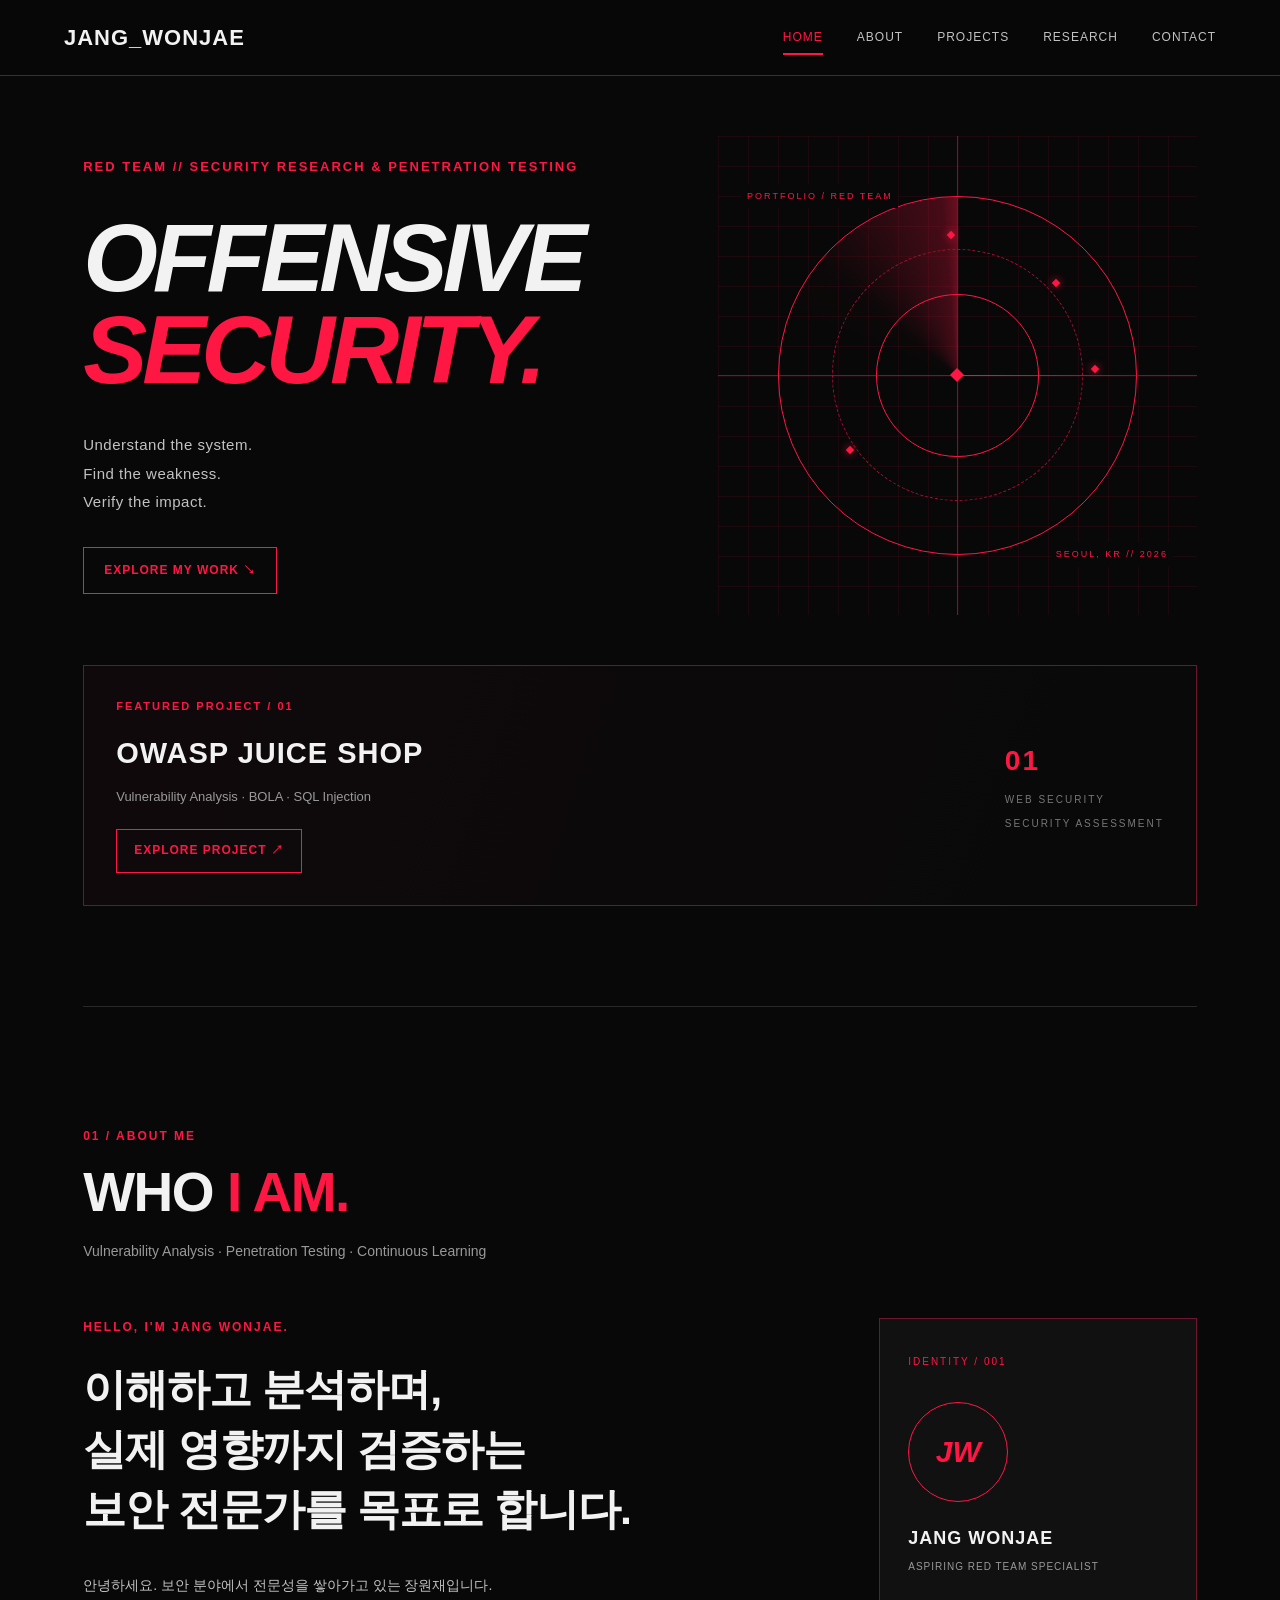
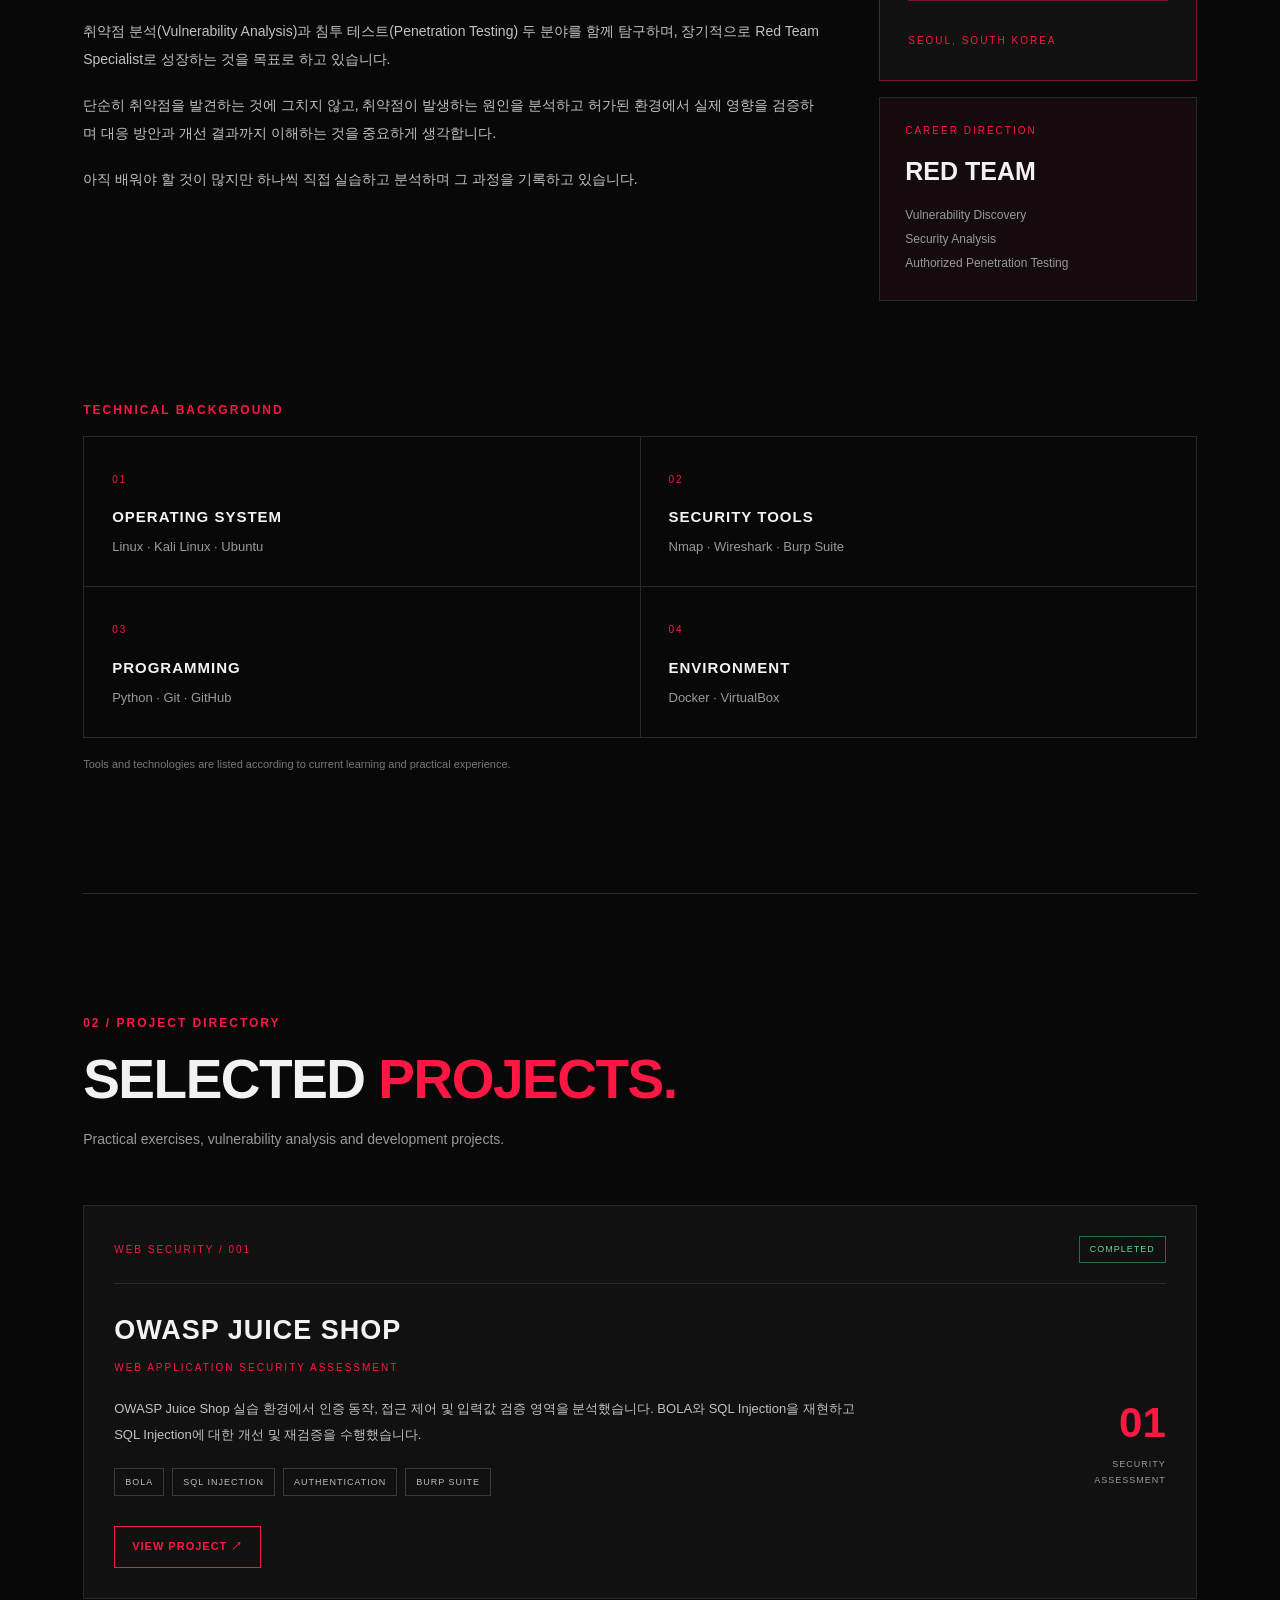
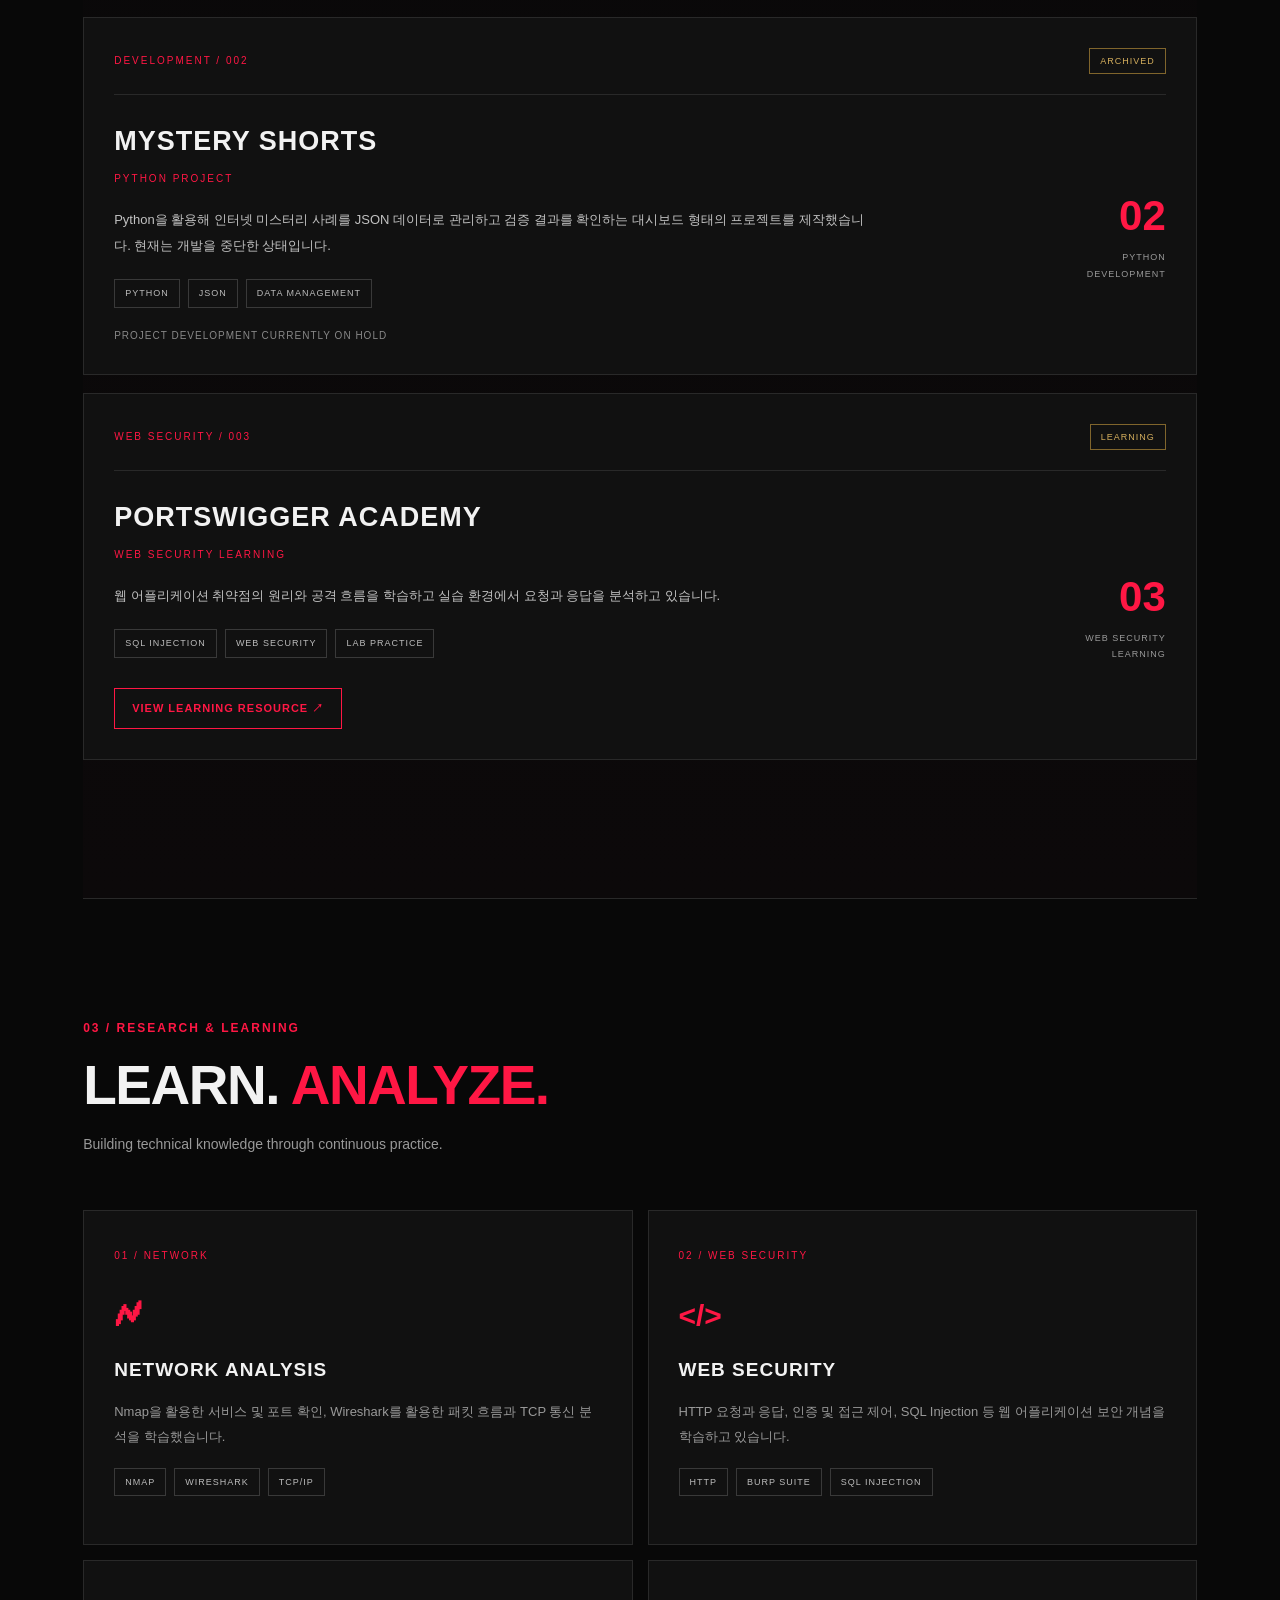
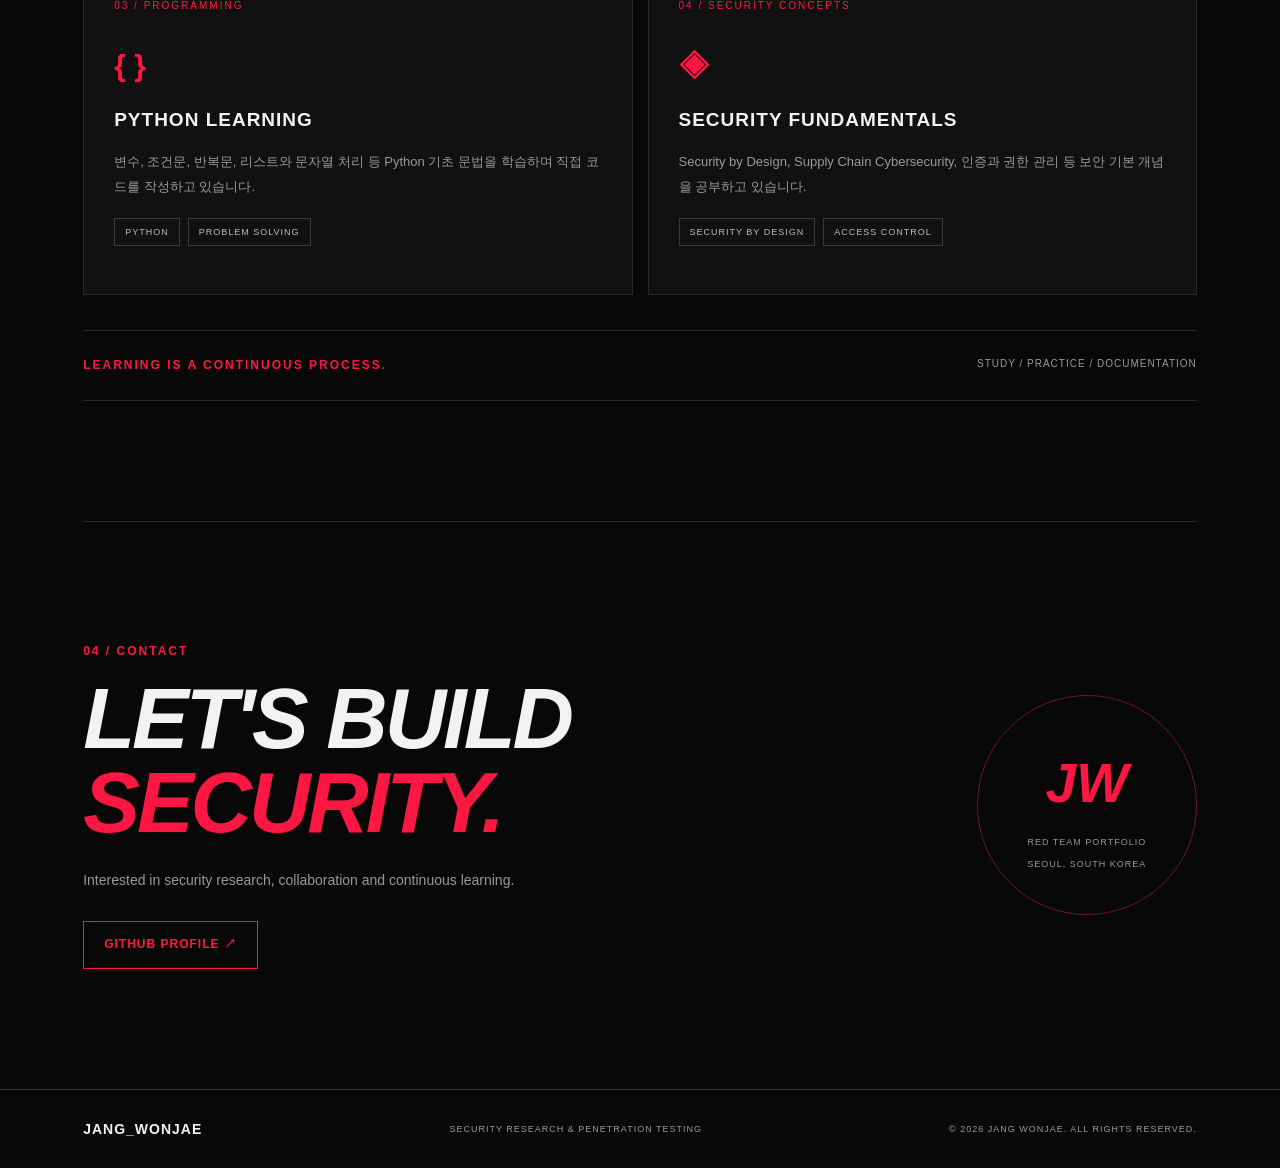
<file: docs/index.html>
<!DOCTYPE html>
<html lang="ko">
<head>
    <meta charset="UTF-8">
    <meta name="viewport" content="width=device-width, initial-scale=1.0">

    <meta name="description" content="Jang Wonjae - Red Team Portfolio, Security Research and Penetration Testing">
    <meta name="theme-color" content="#080808">

    <title>JANG WONJAE | RED TEAM PORTFOLIO</title>

    <link rel="stylesheet" href="css/style.css">
</head>

<body>

    <header class="header">
        <a href="#home" class="logo">JANG_WONJAE</a>

        <button class="menu-toggle" id="menuToggle" aria-label="Open navigation" aria-expanded="false">
            <span></span>
            <span></span>
        </button>

        <nav class="nav" id="mainNav">
            <a href="#home">HOME</a>
            <a href="#about">ABOUT</a>
            <a href="#projects">PROJECTS</a>
            <a href="#research">RESEARCH</a>
            <a href="#contact">CONTACT</a>
        </nav>
    </header>


    <main>

        <section id="home" class="hero">

            <div class="hero-content reveal">

                <p class="eyebrow">
                    RED TEAM // SECURITY RESEARCH & PENETRATION TESTING
                </p>

                <h1>
                    OFFENSIVE<br>
                    <span>SECURITY.</span>
                </h1>

                <p class="hero-description">
                    Understand the system.<br>
                    Find the weakness.<br>
                    Verify the impact.
                </p>

                <a href="#projects" class="hero-button">
                    EXPLORE MY WORK ↘
                </a>

            </div>

            <div class="radar reveal">

                <span class="radar-label top">
                    PORTFOLIO / RED TEAM
                </span>

                <div class="radar-cross horizontal"></div>
                <div class="radar-cross vertical"></div>

                <div class="radar-circle">

                    <div class="radar-scan"></div>
                    <div class="radar-center"></div>

                </div>

                <span class="radar-point point-one"></span>
                <span class="radar-point point-two"></span>
                <span class="radar-point point-three"></span>
                <span class="radar-point point-four"></span>

                <span class="radar-label bottom">
                    SEOUL, KR // 2026
                </span>

            </div>

            <a
                href="#projects"
                class="featured-project reveal"
            >

                <div class="project-info">

                    <p class="project-label">
                        FEATURED PROJECT / 01
                    </p>

                    <h2>OWASP JUICE SHOP</h2>

                    <p class="project-description">
                        Vulnerability Analysis · BOLA · SQL Injection
                    </p>

                    <span class="project-link">
                        EXPLORE PROJECT ↗
                    </span>

                </div>

                <div class="project-index">
                    <span>01</span>
                    <span>WEB SECURITY</span>
                    <span>SECURITY ASSESSMENT</span>
                </div>

            </a>

        </section>

        <section id="about" class="section about-section">

            <div class="section-heading reveal">

                <p class="section-label">01 / ABOUT ME</p>

                <h2>
                    WHO <span>I AM.</span>
                </h2>

                <p>
                    Vulnerability Analysis · Penetration Testing · Continuous Learning
                </p>

            </div>


            <div class="about-layout">

                <div class="about-main reveal">

                    <p class="about-greeting">
                        HELLO, I'M JANG WONJAE.
                    </p>

                    <h3>
                        이해하고 분석하며,<br>
                        실제 영향까지 검증하는<br>
                        보안 전문가를 목표로 합니다.
                    </h3>

                    <p class="about-description">
                        안녕하세요. 보안 분야에서 전문성을 쌓아가고 있는 장원재입니다.
                    </p>

                    <p class="about-description">
                        취약점 분석(Vulnerability Analysis)과
                        침투 테스트(Penetration Testing) 두 분야를 함께 탐구하며,
                        장기적으로 Red Team Specialist로 성장하는 것을 목표로 하고 있습니다.
                    </p>

                    <p class="about-description">
                        단순히 취약점을 발견하는 것에 그치지 않고,
                        취약점이 발생하는 원인을 분석하고 허가된 환경에서
                        실제 영향을 검증하며 대응 방안과 개선 결과까지
                        이해하는 것을 중요하게 생각합니다.
                    </p>

                    <p class="about-description">
                        아직 배워야 할 것이 많지만 하나씩 직접 실습하고 분석하며
                        그 과정을 기록하고 있습니다.
                    </p>

                </div>


                <div class="about-side reveal">

                    <div class="identity-card">

                        <span class="identity-number">IDENTITY / 001</span>

                        <div class="identity-symbol">
                            <span>JW</span>
                        </div>

                        <h3>JANG WONJAE</h3>

                        <p>ASPIRING RED TEAM SPECIALIST</p>

                        <div class="identity-line"></div>

                        <span class="identity-location">
                            SEOUL, SOUTH KOREA
                        </span>

                    </div>


                    <div class="career-card">

                        <p class="card-label">CAREER DIRECTION</p>

                        <h3>RED TEAM</h3>

                        <p>
                            Vulnerability Discovery<br>
                            Security Analysis<br>
                            Authorized Penetration Testing
                        </p>

                    </div>

                </div>

            </div>

            <div class="technical-section reveal">

                <p class="section-label">TECHNICAL BACKGROUND</p>

                <div class="technical-grid">

                    <div class="technical-item">
                        <span class="technical-index">01</span>
                        <h3>OPERATING SYSTEM</h3>
                        <p>Linux · Kali Linux · Ubuntu</p>
                    </div>

                    <div class="technical-item">
                        <span class="technical-index">02</span>
                        <h3>SECURITY TOOLS</h3>
                        <p>Nmap · Wireshark · Burp Suite</p>
                    </div>

                    <div class="technical-item">
                        <span class="technical-index">03</span>
                        <h3>PROGRAMMING</h3>
                        <p>Python · Git · GitHub</p>
                    </div>

                    <div class="technical-item">
                        <span class="technical-index">04</span>
                        <h3>ENVIRONMENT</h3>
                        <p>Docker · VirtualBox</p>
                    </div>

                </div>

                <p class="technical-note">
                    Tools and technologies are listed according to current learning and practical experience.
                </p>

            </div>

        </section>


        <section id="projects" class="section projects-section">

            <div class="section-heading reveal">

                <p class="section-label">02 / PROJECT DIRECTORY</p>

                <h2>
                    SELECTED <span>PROJECTS.</span>
                </h2>

                <p>
                    Practical exercises, vulnerability analysis and development projects.
                </p>

            </div>

            <article class="project-card reveal">

                <div class="project-card-top">

                    <span class="project-category">
                        WEB SECURITY / 001
                    </span>

                    <span class="project-status">
                        COMPLETED
                    </span>

                </div>

                <div class="project-card-content">

                    <div class="project-main-info">

                        <h3>OWASP JUICE SHOP</h3>

                        <p class="project-subtitle">
                            WEB APPLICATION SECURITY ASSESSMENT
                        </p>

                        <p class="project-text">
                            OWASP Juice Shop 실습 환경에서 인증 동작,
                            접근 제어 및 입력값 검증 영역을 분석했습니다.
                            BOLA와 SQL Injection을 재현하고
                            SQL Injection에 대한 개선 및 재검증을 수행했습니다.
                        </p>

                        <div class="tag-list">
                            <span>BOLA</span>
                            <span>SQL INJECTION</span>
                            <span>AUTHENTICATION</span>
                            <span>BURP SUITE</span>
                        </div>

                        <a
                            href="https://github.com/Blu2e/blu2e.github.io/tree/main/projects/juice-shop"
                            target="_blank"
                            rel="noopener noreferrer"
                            class="outline-button"
                        >
                            VIEW PROJECT ↗
                        </a>

                    </div>

                    <div class="project-card-index">
                        <span>01</span>
                        <p>SECURITY<br>ASSESSMENT</p>
                    </div>

                </div>

            </article>

            <article class="project-card reveal">

                <div class="project-card-top">

                    <span class="project-category">
                        DEVELOPMENT / 002
                    </span>

                    <span class="project-status status-learning">
                        ARCHIVED
                    </span>

                </div>

                <div class="project-card-content">

                    <div class="project-main-info">

                        <h3>MYSTERY SHORTS</h3>

                        <p class="project-subtitle">
                            PYTHON PROJECT
                        </p>

                        <p class="project-text">
                            Python을 활용해 인터넷 미스터리 사례를
                            JSON 데이터로 관리하고 검증 결과를 확인하는
                            대시보드 형태의 프로젝트를 제작했습니다.
                            현재는 개발을 중단한 상태입니다.
                        </p>

                        <div class="tag-list">
                            <span>PYTHON</span>
                            <span>JSON</span>
                            <span>DATA MANAGEMENT</span>
                        </div>

                        <span class="project-note">
                            PROJECT DEVELOPMENT CURRENTLY ON HOLD
                        </span>

                    </div>

                    <div class="project-card-index">
                        <span>02</span>
                        <p>PYTHON<br>DEVELOPMENT</p>
                    </div>

                </div>

            </article>

            <article class="project-card reveal">

                <div class="project-card-top">

                    <span class="project-category">
                        WEB SECURITY / 003
                    </span>

                    <span class="project-status status-learning">
                        LEARNING
                    </span>

                </div>

                <div class="project-card-content">

                    <div class="project-main-info">

                        <h3>PORTSWIGGER ACADEMY</h3>

                        <p class="project-subtitle">
                            WEB SECURITY LEARNING
                        </p>

                        <p class="project-text">
                            웹 어플리케이션 취약점의 원리와 공격 흐름을
                            학습하고 실습 환경에서 요청과 응답을 분석하고 있습니다.
                        </p>

                        <div class="tag-list">
                            <span>SQL INJECTION</span>
                            <span>WEB SECURITY</span>
                            <span>LAB PRACTICE</span>
                        </div>

                        <a
                            href="https://portswigger.net/web-security"
                            target="_blank"
                            rel="noopener noreferrer"
                            class="outline-button"
                        >
                            VIEW LEARNING RESOURCE ↗
                        </a>

                    </div>

                    <div class="project-card-index">
                        <span>03</span>
                        <p>WEB SECURITY<br>LEARNING</p>
                    </div>

                </div>

            </article>

        </section>

        <section id="research" class="section research-section">

            <div class="section-heading reveal">

                <p class="section-label">03 / RESEARCH & LEARNING</p>

                <h2>
                    LEARN. <span>ANALYZE.</span>
                </h2>

                <p>
                    Building technical knowledge through continuous practice.
                </p>

            </div>


            <div class="research-grid">

                <article class="research-card reveal">

                    <span class="research-number">01 / NETWORK</span>

                    <div class="research-symbol">🗲</div>

                    <h3>NETWORK ANALYSIS</h3>

                    <p>
                        Nmap을 활용한 서비스 및 포트 확인,
                        Wireshark를 활용한 패킷 흐름과 TCP 통신 분석을 학습했습니다.
                    </p>

                    <div class="tag-list">
                        <span>NMAP</span>
                        <span>WIRESHARK</span>
                        <span>TCP/IP</span>
                    </div>

                </article>


                <article class="research-card reveal">

                    <span class="research-number">02 / WEB SECURITY</span>

                    <div class="research-symbol">&lt;/&gt;</div>

                    <h3>WEB SECURITY</h3>

                    <p>
                        HTTP 요청과 응답, 인증 및 접근 제어,
                        SQL Injection 등 웹 어플리케이션 보안 개념을 학습하고 있습니다.
                    </p>

                    <div class="tag-list">
                        <span>HTTP</span>
                        <span>BURP SUITE</span>
                        <span>SQL INJECTION</span>
                    </div>

                </article>


                <article class="research-card reveal">

                    <span class="research-number">03 / PROGRAMMING</span>

                    <div class="research-symbol">{ }</div>

                    <h3>PYTHON LEARNING</h3>

                    <p>
                        변수, 조건문, 반복문, 리스트와 문자열 처리 등
                        Python 기초 문법을 학습하며 직접 코드를 작성하고 있습니다.
                    </p>

                    <div class="tag-list">
                        <span>PYTHON</span>
                        <span>PROBLEM SOLVING</span>
                    </div>

                </article>


                <article class="research-card reveal">

                    <span class="research-number">04 / SECURITY CONCEPTS</span>

                    <div class="research-symbol">◈</div>

                    <h3>SECURITY FUNDAMENTALS</h3>

                    <p>
                        Security by Design, Supply Chain Cybersecurity,
                        인증과 권한 관리 등 보안 기본 개념을 공부하고 있습니다.
                    </p>

                    <div class="tag-list">
                        <span>SECURITY BY DESIGN</span>
                        <span>ACCESS CONTROL</span>
                    </div>

                </article>

            </div>


            <div class="research-footer reveal">

                <p>
                    LEARNING IS A CONTINUOUS PROCESS.
                </p>

                <span>
                    STUDY / PRACTICE / DOCUMENTATION
                </span>

            </div>

        </section>


        <section id="contact" class="section contact-section">

            <div class="contact-content reveal">

                <p class="section-label">04 / CONTACT</p>

                <h2>
                    LET'S BUILD<br>
                    <span>SECURITY.</span>
                </h2>

                <p>
                    Interested in security research, collaboration
                    and continuous learning.
                </p>

                <a
                    href="https://github.com/Blu2e"
                    target="_blank"
                    rel="noopener noreferrer"
                    class="contact-button"
                >
                    GITHUB PROFILE ↗
                </a>

            </div>

            <div class="contact-mark reveal">
                <span>JW</span>
                <p>RED TEAM PORTFOLIO</p>
                <p>SEOUL, SOUTH KOREA</p>
            </div>

        </section>

    </main>

    <footer class="footer">

        <div class="footer-logo">
            JANG_WONJAE
        </div>

        <p>
            SECURITY RESEARCH & PENETRATION TESTING
        </p>

        <span>
            © 2026 JANG WONJAE. ALL RIGHTS RESERVED.
        </span>

    </footer>


    <script src="js/main.js"></script>

</body>
</html>
</file>
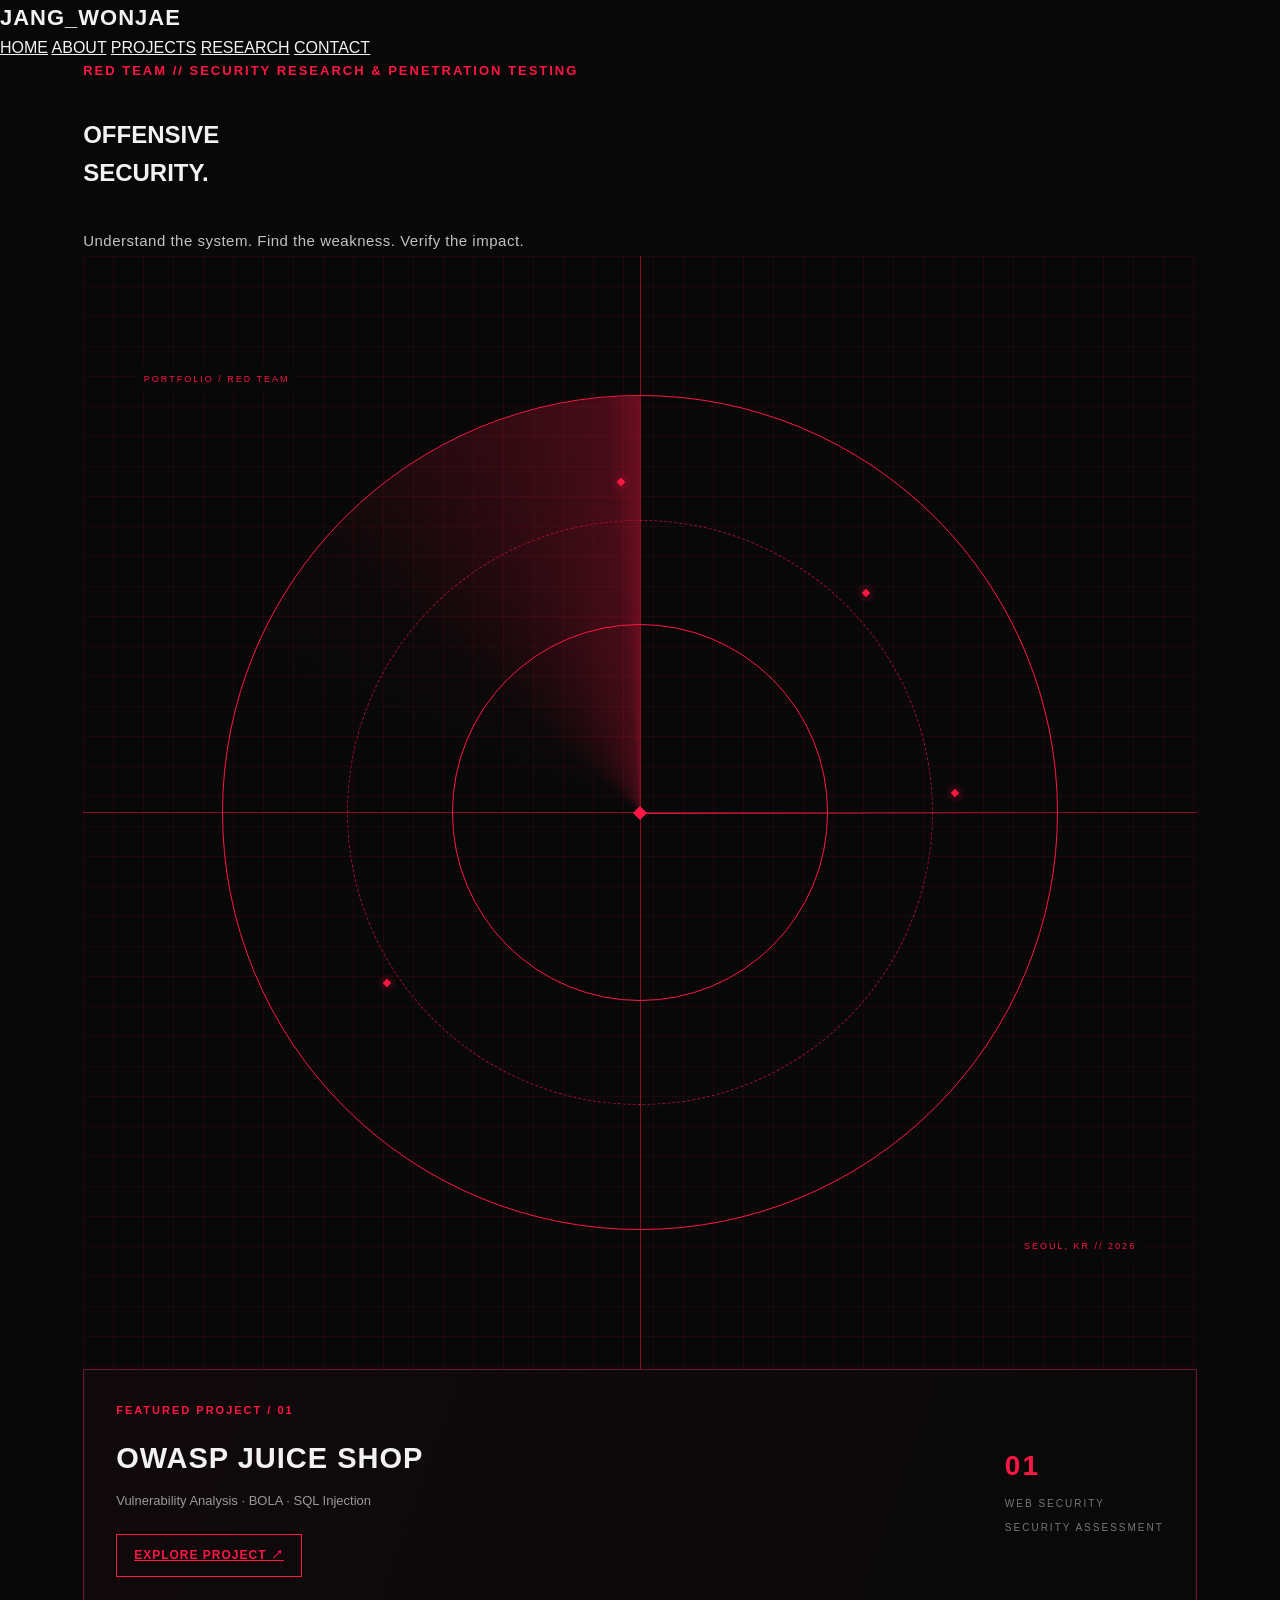
<file: docs/inex.html>
<!DOCTYPE html>
<html lang="ko">
<head>
    <meta charset="UTF-8">
    <meta name="viewport" content="width=device-width, initial-scale=1.0">

    <title>JANG WONJAE | RED TEAM</title>

    <link rel="stylesheet" href="css/style.css">
</head>

<body>

    <!-- HEADER -->
    <header>
        <div class="logo">JANG_WONJAE</div>

        <nav>
            <a href="#home">HOME</a>
            <a href="#about">ABOUT</a>
            <a href="#projects">PROJECTS</a>
            <a href="#research">RESEARCH</a>
            <a href="#contact">CONTACT</a>
        </nav>
    </header>


    <!-- MAIN -->
    <main>

        <section id="home">

            <!-- HERO CONTENT -->
            <div class="hero-content">

                <p class="eyebrow">
                    RED TEAM // SECURITY RESEARCH & PENETRATION TESTING
                </p>

                <h1>
                    OFFENSIVE<br>
                    <span>SECURITY.</span>
                </h1>

                <p class="hero-description">
                    Understand the system.
                    Find the weakness.
                    Verify the impact.
                </p>

            </div>


            <!-- RADAR HUD -->
            <div class="radar">

                <div class="radar-circle">

                    <div class="radar-scan"></div>
                    <div class="radar-center"></div>

                </div>

                <div class="radar-cross horizontal"></div>
                <div class="radar-cross vertical"></div>

                <span class="radar-point point-one"></span>
                <span class="radar-point point-two"></span>
                <span class="radar-point point-three"></span>
                <span class="radar-point point-four"></span>

                <span class="radar-label top">
                    PORTFOLIO / RED TEAM
                </span>

                <span class="radar-label bottom">
                    SEOUL, KR // 2026
                </span>

            </div>


            <!-- FEATURED PROJECT -->
            <div class="featured-project">

                <div class="project-info">

                    <p class="project-label">
                        FEATURED PROJECT / 01
                    </p>

                    <h2>OWASP JUICE SHOP</h2>

                    <p class="project-description">
                        Vulnerability Analysis · BOLA · SQL Injection
                    </p>

                    <a href="#projects" class="project-link">
                        EXPLORE PROJECT ↗
                    </a>

                </div>

                <div class="project-index">

                    <span>01</span>
                    <span>WEB SECURITY</span>
                    <span>SECURITY ASSESSMENT</span>

                </div>

            </div>

        </section>

    </main>


    <!-- JAVASCRIPT -->
    <script src="js/main.js"></script>

</body>
</html>
</file>
<file: docs/css/style.css>
:root {
    --background: #080808;
    --surface: #111111;
    --surface-light: #171717;
    --border: #292929;
    --border-red: #70152e;
    --red: #ff1744;
    --red-dark: #a50f30;
    --white: #f2f2f2;
    --gray: #999999;
    --gray-light: #c2c2c2;
}

* {
    margin: 0;
    padding: 0;
    box-sizing: border-box;
}

html {
    scroll-behavior: smooth;
    scroll-padding-top: 90px;
}

body {
    background: var(--background);
    color: var(--white);
    font-family: Arial, Helvetica, sans-serif;
    line-height: 1.6;
    overflow-x: hidden;
}

a {
    color: inherit;
}

button {
    font: inherit;
}

::selection {
    background: var(--red);
    color: var(--background);
}


.header {
    position: sticky;
    top: 0;
    z-index: 1000;

    width: 100%;
    min-height: 76px;

    display: flex;
    align-items: center;
    justify-content: space-between;

    padding: 0 5%;

    background: rgba(8, 8, 8, 0.96);
    border-bottom: 1px solid var(--border-red);
    backdrop-filter: blur(12px);
}

.logo {
    color: var(--white);
    text-decoration: none;

    font-size: 22px;
    font-weight: 800;
    letter-spacing: 1px;
}

.nav {
    display: flex;
    align-items: center;
    gap: 34px;
}

.nav a {
    position: relative;

    color: var(--gray-light);
    text-decoration: none;

    font-size: 12px;
    letter-spacing: 1px;

    transition: color 0.3s;
}

.nav a::after {
    content: "";

    position: absolute;
    left: 0;
    bottom: -8px;

    width: 0;
    height: 2px;

    background: var(--red);

    transition: width 0.3s;
}

.nav a:hover,
.nav a.active {
    color: var(--red);
}

.nav a:hover::after,
.nav a.active::after {
    width: 100%;
}

.menu-toggle {
    display: none;
    border: 0;
    background: none;
    cursor: pointer;
}


main {
    width: 100%;
    padding: 0 6.5%;
}

.section {
    padding: 120px 0;
    border-top: 1px solid var(--border);
}

.section-heading {
    margin-bottom: 55px;
}

.section-label {
    color: var(--red);
    font-size: 12px;
    font-weight: 700;
    letter-spacing: 2px;
    margin-bottom: 16px;
}

.section-heading h2 {
    font-size: clamp(34px, 5vw, 55px);
    font-weight: 900;
    line-height: 1.1;
    letter-spacing: -1.5px;
}

.section-heading h2 span {
    color: var(--red);
}

.section-heading > p:last-child {
    color: var(--gray);
    font-size: 14px;
    margin-top: 18px;
}


.hero {
    display: grid;
    grid-template-columns: 1.1fr 0.9fr;

    align-items: center;
    gap: 50px;

    padding: 60px 0 100px;
    min-height: 700px;
}

.hero-content {
    position: relative;
}

.eyebrow {
    color: var(--red);

    font-size: 13px;
    font-weight: 600;
    letter-spacing: 2px;

    margin-bottom: 34px;
}

.hero h1 {
    font-size: clamp(55px, 7.5vw, 105px);
    font-weight: 900;

    line-height: 0.96;
    letter-spacing: -5px;
    font-style: italic;
}

.hero h1 span {
    color: var(--red);
}

.hero-description {
    margin-top: 35px;

    color: var(--gray-light);
    font-size: 15px;
    line-height: 1.9;
    letter-spacing: 0.5px;
}

.hero-button {
    display: inline-block;

    margin-top: 30px;
    padding: 13px 20px;

    border: 1px solid var(--red);

    color: var(--red);
    text-decoration: none;

    font-size: 12px;
    font-weight: 700;
    letter-spacing: 1px;

    transition: 0.3s;
}

.hero-button:hover {
    background: var(--red);
    color: var(--background);
}


.radar {
    position: relative;

    width: 100%;
    aspect-ratio: 1 / 1;

    display: flex;
    justify-content: center;
    align-items: center;

    background-image:
        linear-gradient(
            rgba(255, 23, 68, 0.08) 1px,
            transparent 1px
        ),
        linear-gradient(
            90deg,
            rgba(255, 23, 68, 0.08) 1px,
            transparent 1px
        );

    background-size: 30px 30px;
}

.radar-circle {
    position: relative;

    width: 75%;
    height: 75%;

    display: flex;
    justify-content: center;
    align-items: center;

    border: 1px solid var(--red);
    border-radius: 50%;

    overflow: hidden;
}

.radar-circle::before {
    content: "";

    position: absolute;
    width: 70%;
    height: 70%;

    border: 1px dashed var(--red-dark);
    border-radius: 50%;

    z-index: 2;
    pointer-events: none;
}

.radar-circle::after {
    content: "";

    position: absolute;
    width: 45%;
    height: 45%;

    border: 1px solid var(--red);
    border-radius: 50%;

    z-index: 2;
    pointer-events: none;
}

.radar-center {
    width: 10px;
    height: 10px;

    background: var(--red);
    transform: rotate(45deg);

    z-index: 3;
}

.radar-cross {
    position: absolute;
    background: rgba(255, 23, 68, 0.5);
    z-index: 2;
    pointer-events: none;
}

.radar-cross.horizontal {
    width: 100%;
    height: 1px;
}

.radar-cross.vertical {
    width: 1px;
    height: 100%;
}

.radar-scan {
    position: absolute;
    inset: 0;

    border-radius: 50%;

    background: conic-gradient(
        from 0deg,
        transparent 0deg,
        transparent 285deg,
        rgba(255, 23, 68, 0.02) 310deg,
        rgba(255, 23, 68, 0.25) 355deg,
        rgba(255, 23, 68, 0.4) 360deg
    );

    animation: radar-rotate 5s linear infinite;

    z-index: 1;
    pointer-events: none;
}

.radar-scan::after {
    content: "";

    position: absolute;
    top: 50%;
    left: 50%;

    width: 50%;
    height: 1px;

    background: linear-gradient(
        90deg,
        rgba(255, 23, 68, 0.9),
        transparent
    );

    transform-origin: left center;
}

@keyframes radar-rotate {
    from {
        transform: rotate(0deg);
    }

    to {
        transform: rotate(360deg);
    }
}

.radar-point {
    position: absolute;

    width: 6px;
    height: 6px;

    background: var(--red);
    transform: rotate(45deg);

    box-shadow: 0 0 8px rgba(255, 23, 68, 0.8);

    z-index: 3;
}

.point-one {
    top: 30%;
    left: 70%;
}

.point-two {
    top: 65%;
    left: 27%;
}

.point-three {
    top: 48%;
    left: 78%;
}

.point-four {
    top: 20%;
    left: 48%;
}

.radar-label {
    position: absolute;

    color: var(--red);
    background: var(--background);

    padding: 5px;

    font-size: 9px;
    letter-spacing: 2px;

    z-index: 4;
}

.radar-label.top {
    top: 10%;
    left: 5%;
}

.radar-label.bottom {
    right: 5%;
    bottom: 10%;
}


.featured-project {
    grid-column: 1 / -1;

    display: flex;
    align-items: center;
    justify-content: space-between;

    width: 100%;
    padding: 32px;

    background: linear-gradient(
        110deg,
        #10090c,
        #090909
    );

    border: 1px solid var(--border-red);

    text-decoration: none;
    transition: 0.3s;
}

.featured-project:hover {
    border-color: var(--red);
    box-shadow: 0 0 25px rgba(255, 23, 68, 0.1);
}

.project-label {
    color: var(--red);

    font-size: 11px;
    font-weight: 700;
    letter-spacing: 2px;

    margin-bottom: 15px;
}

.project-info h2 {
    font-size: 29px;
    letter-spacing: 1px;
}

.project-description {
    color: var(--gray);
    font-size: 13px;
    margin: 10px 0 22px;
}

.project-link {
    display: inline-block;

    padding: 11px 17px;

    border: 1px solid var(--red);

    color: var(--red);

    font-size: 12px;
    font-weight: 700;
    letter-spacing: 1px;

    transition: 0.3s;
}

.featured-project:hover .project-link {
    background: var(--red);
    color: var(--background);
}

.project-index {
    display: flex;
    flex-direction: column;
    gap: 8px;

    color: #777;
    font-size: 10px;
    letter-spacing: 2px;
}

.project-index span:first-child {
    color: var(--red);
    font-size: 28px;
    font-weight: 800;
}


.about-layout {
    display: grid;
    grid-template-columns: 1.4fr 0.6fr;
    gap: 55px;
    align-items: start;
}

.about-greeting {
    color: var(--red);

    font-size: 12px;
    font-weight: 700;
    letter-spacing: 2px;

    margin-bottom: 22px;
}

.about-main h3 {
    font-size: clamp(28px, 4vw, 43px);
    line-height: 1.4;
    letter-spacing: -1px;

    margin-bottom: 32px;
}

.about-description {
    color: var(--gray-light);

    font-size: 14px;
    line-height: 2;

    margin-bottom: 18px;
}

.about-side {
    display: flex;
    flex-direction: column;
    gap: 16px;
}

.identity-card {
    padding: 28px;

    background: var(--surface);
    border: 1px solid var(--border-red);
}

.identity-number {
    color: var(--red);
    font-size: 10px;
    letter-spacing: 2px;
}

.identity-symbol {
    width: 100px;
    height: 100px;

    display: flex;
    align-items: center;
    justify-content: center;

    margin: 30px 0 22px;

    border: 1px solid var(--red);
    border-radius: 50%;

    color: var(--red);
    font-size: 30px;
    font-weight: 900;
    font-style: italic;
}

.identity-card h3 {
    font-size: 18px;
    letter-spacing: 1px;
}

.identity-card > p {
    color: var(--gray);
    font-size: 10px;
    letter-spacing: 1px;
    margin-top: 6px;
}

.identity-line {
    height: 1px;
    background: var(--border-red);
    margin: 25px 0;
}

.identity-location {
    color: var(--red);
    font-size: 10px;
    letter-spacing: 2px;
}

.career-card {
    padding: 25px;
    background: #150b0e;
    border: 1px solid var(--border);
}

.card-label {
    color: var(--red);
    font-size: 10px;
    letter-spacing: 2px;
}

.career-card h3 {
    font-size: 25px;
    margin: 12px 0;
}

.career-card > p:last-child {
    color: var(--gray);
    font-size: 12px;
    line-height: 2;
}


.technical-section {
    margin-top: 100px;
}

.technical-grid {
    display: grid;
    grid-template-columns: repeat(2, 1fr);
    gap: 1px;

    background: var(--border);
    border: 1px solid var(--border);
}

.technical-item {
    position: relative;
    min-height: 145px;

    padding: 28px;

    background: var(--background);
}

.technical-index {
    color: var(--red);
    font-size: 10px;
    letter-spacing: 2px;
}

.technical-item h3 {
    font-size: 15px;
    letter-spacing: 1px;
    margin: 15px 0 8px;
}

.technical-item p {
    color: var(--gray);
    font-size: 13px;
}

.technical-note {
    color: #777;
    font-size: 11px;
    margin-top: 18px;
}


.projects-section {
    background: linear-gradient(
        180deg,
        #080808,
        #0c090a
    );
}

.project-card {
    padding: 30px;
    margin-bottom: 18px;

    background: var(--surface);
    border: 1px solid var(--border);

    transition: 0.3s;
}

.project-card:hover {
    border-color: var(--border-red);
    transform: translateY(-3px);
}

.project-card-top {
    display: flex;
    justify-content: space-between;
    align-items: center;

    padding-bottom: 20px;
    border-bottom: 1px solid var(--border);
}

.project-category {
    color: var(--red);
    font-size: 10px;
    letter-spacing: 2px;
}

.project-status {
    padding: 5px 10px;

    border: 1px solid #276b48;
    color: #67d69a;

    font-size: 9px;
    letter-spacing: 1px;
}

.status-learning {
    color: #d4ae5d;
    border-color: #80652c;
}

.project-card-content {
    display: flex;
    justify-content: space-between;
    gap: 30px;

    padding-top: 25px;
}

.project-main-info {
    max-width: 760px;
}

.project-main-info h3 {
    font-size: 27px;
    letter-spacing: 1px;
}

.project-subtitle {
    color: var(--red);
    font-size: 10px;
    letter-spacing: 2px;
    margin: 8px 0 20px;
}

.project-text {
    color: var(--gray-light);
    font-size: 13px;
    line-height: 2;
    margin-bottom: 20px;
}

.tag-list {
    display: flex;
    flex-wrap: wrap;
    gap: 8px;
    margin: 18px 0;
}

.tag-list span {
    padding: 6px 10px;

    border: 1px solid #393939;

    color: #bcbcbc;

    font-size: 9px;
    letter-spacing: 1px;
}

.outline-button {
    display: inline-block;

    margin-top: 12px;
    padding: 11px 17px;

    border: 1px solid var(--red);

    color: var(--red);
    text-decoration: none;

    font-size: 11px;
    font-weight: 700;
    letter-spacing: 1px;

    transition: 0.3s;
}

.outline-button:hover {
    background: var(--red);
    color: var(--background);
}

.project-note {
    display: block;
    color: #888;
    font-size: 10px;
    letter-spacing: 1px;
    margin-top: 20px;
}

.project-card-index {
    min-width: 100px;

    display: flex;
    flex-direction: column;
    align-items: flex-end;
    justify-content: center;

    color: var(--gray);
}

.project-card-index span {
    color: var(--red);
    font-size: 42px;
    font-weight: 900;
}

.project-card-index p {
    font-size: 9px;
    letter-spacing: 1px;
    line-height: 1.8;
    text-align: right;
}


.research-grid {
    display: grid;
    grid-template-columns: repeat(2, 1fr);
    gap: 15px;
}

.research-card {
    min-height: 290px;
    padding: 30px;

    background: var(--surface);
    border: 1px solid var(--border);

    transition: 0.3s;
}

.research-card:hover {
    border-color: var(--red);
    background: #150b0e;
}

.research-number {
    color: var(--red);
    font-size: 10px;
    letter-spacing: 2px;
}

.research-symbol {
    color: var(--red);
    font-size: 30px;
    font-weight: 700;
    margin: 25px 0 15px;
}

.research-card h3 {
    font-size: 19px;
    letter-spacing: 1px;
}

.research-card > p {
    color: var(--gray);
    font-size: 13px;
    line-height: 1.9;
    margin-top: 15px;
}

.research-footer {
    display: flex;
    justify-content: space-between;
    gap: 20px;

    padding: 25px 0;
    margin-top: 35px;

    border-top: 1px solid var(--border);
    border-bottom: 1px solid var(--border);
}

.research-footer p {
    color: var(--red);
    font-size: 12px;
    font-weight: 700;
    letter-spacing: 2px;
}

.research-footer span {
    color: var(--gray);
    font-size: 10px;
    letter-spacing: 1px;
}



.contact-section {
    display: flex;
    justify-content: space-between;
    align-items: center;
    gap: 40px;

    min-height: 450px;
}

.contact-content h2 {
    font-size: clamp(48px, 7vw, 85px);
    line-height: 0.98;
    letter-spacing: -3px;
    font-style: italic;
}

.contact-content h2 span {
    color: var(--red);
}

.contact-content > p:not(.section-label) {
    color: var(--gray);
    font-size: 14px;
    margin-top: 25px;
}

.contact-button {
    display: inline-block;

    margin-top: 30px;
    padding: 13px 20px;

    border: 1px solid var(--red);

    color: var(--red);
    text-decoration: none;

    font-size: 12px;
    font-weight: 700;
    letter-spacing: 1px;

    transition: 0.3s;
}

.contact-button:hover {
    background: var(--red);
    color: var(--background);
}

.contact-mark {
    width: 220px;
    height: 220px;

    display: flex;
    flex-direction: column;
    justify-content: center;
    align-items: center;

    border: 1px solid var(--border-red);
    border-radius: 50%;
}

.contact-mark span {
    color: var(--red);
    font-size: 55px;
    font-weight: 900;
    font-style: italic;
}

.contact-mark p {
    color: var(--gray);
    font-size: 9px;
    letter-spacing: 1px;
    margin-top: 8px;
}

.footer {
    display: flex;
    justify-content: space-between;
    align-items: center;
    flex-wrap: wrap;
    gap: 20px;

    padding: 28px 6.5%;

    border-top: 1px solid var(--border-red);
    background: #090909;
}

.footer-logo {
    font-size: 14px;
    font-weight: 800;
    letter-spacing: 1px;
}

.footer p,
.footer span {
    color: var(--gray);
    font-size: 9px;
    letter-spacing: 1px;
}


.reveal {
    opacity: 0;
    transform: translateY(25px);

    transition:
        opacity 0.8s ease,
        transform 0.8s ease;
}

.reveal.visible {
    opacity: 1;
    transform: translateY(0);
}


@media (max-width: 900px) {

    main {
        padding: 0 5%;
    }

    .hero {
        grid-template-columns: 1fr;
        gap: 55px;
        padding-top: 65px;
    }

    .radar {
        max-width: 550px;
        margin: 0 auto;
    }

    .about-layout {
        grid-template-columns: 1fr;
    }

    .about-side {
        display: grid;
        grid-template-columns: 1fr 1fr;
    }

    .contact-mark {
        width: 170px;
        height: 170px;
        flex-shrink: 0;
    }

}

@media (max-width: 600px) {

    .header {
        min-height: 68px;
        padding: 0 6%;
    }

    .logo {
        font-size: 18px;
    }

    .menu-toggle {
        display: flex;
        flex-direction: column;
        gap: 6px;
    }

    .menu-toggle span {
        width: 25px;
        height: 2px;
        background: var(--red);
        transition: 0.3s;
    }

    .nav {
        position: absolute;
        top: 68px;
        left: 0;

        width: 100%;

        display: none;
        flex-direction: column;
        align-items: center;
        gap: 25px;

        padding: 30px;

        background: #0c0c0c;
        border-bottom: 1px solid var(--border-red);
    }

    .nav.open {
        display: flex;
    }

    main {
        padding: 0 6%;
    }

    .hero {
        padding: 65px 0;
        min-height: auto;
        gap: 45px;
    }

    .eyebrow {
        font-size: 10px;
        line-height: 1.8;
    }

    .hero h1 {
        font-size: clamp(43px, 12vw, 65px);
        letter-spacing: -2px;
    }

    .hero-description {
        font-size: 13px;
    }

    .radar {
        max-width: 100%;
    }

    .radar-label {
        font-size: 7px;
    }

    .featured-project {
        padding: 22px;
        flex-direction: column;
        align-items: flex-start;
        gap: 25px;
    }

    .project-info h2 {
        font-size: 22px;
    }

    .project-index {
        flex-direction: row;
        align-items: center;
        flex-wrap: wrap;
    }

    .section {
        padding: 85px 0;
    }

    .section-heading {
        margin-bottom: 35px;
    }

    .section-heading h2 {
        font-size: 34px;
    }

    .about-main h3 {
        font-size: 28px;
    }

    .about-description {
        font-size: 13px;
    }

    .about-side {
        grid-template-columns: 1fr;
    }

    .technical-grid {
        grid-template-columns: 1fr;
    }

    .technical-item {
        min-height: 125px;
    }

    .project-card {
        padding: 20px;
    }

    .project-card-content {
        flex-direction: column;
    }

    .project-main-info h3 {
        font-size: 22px;
    }

    .project-card-index {
        flex-direction: row;
        align-items: center;
        gap: 15px;
    }

    .project-card-index p {
        text-align: left;
    }

    .research-grid {
        grid-template-columns: 1fr;
    }

    .research-card {
        min-height: auto;
    }

    .research-footer {
        flex-direction: column;
    }

    .contact-section {
        flex-direction: column;
        align-items: flex-start;
    }

    .contact-mark {
        width: 160px;
        height: 160px;
    }

    .footer {
        flex-direction: column;
        align-items: flex-start;
        padding: 28px 6%;
    }

}

@media (prefers-reduced-motion: reduce) {

    html {
        scroll-behavior: auto;
    }

    *,
    *::before,
    *::after {
        animation-duration: 0.01ms !important;
        transition-duration: 0.01ms !important;
    }

    .reveal {
        opacity: 1;
        transform: none;
    }

}
</file>
